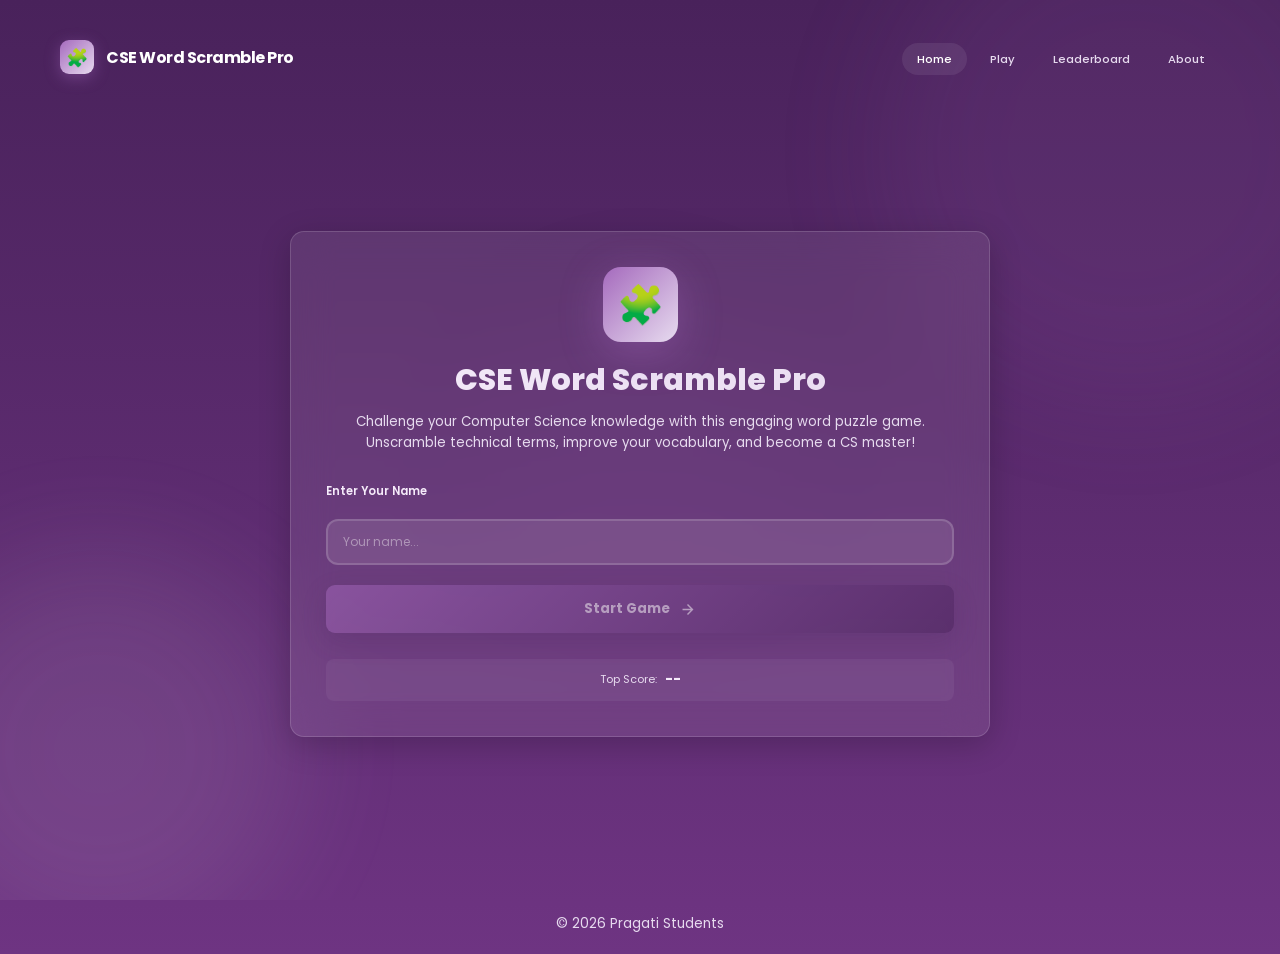
<file: word-puzzle-game/index.html>
<!DOCTYPE html>
<html lang="en">
<head>
    <meta charset="UTF-8">
    <meta name="viewport" content="width=device-width, initial-scale=1.0">
    <title>CSE Word Scramble Pro - Home</title>
    <link rel="stylesheet" href="style.css">
    <link rel="preconnect" href="https://fonts.googleapis.com">
    <link rel="preconnect" href="https://fonts.gstatic.com" crossorigin>
    <link href="https://fonts.googleapis.com/css2?family=Poppins:wght@300;400;500;600;700;800&display=swap" rel="stylesheet">
</head>
<body>
    <!-- Background Shapes -->
    <div class="bg-shapes">
        <div class="bg-shape bg-shape-1"></div>
        <div class="bg-shape bg-shape-2"></div>
        <div class="bg-shape bg-shape-3"></div>
    </div>

    <div class="container">
        <!-- Navigation -->
        <nav class="navbar">
            <a href="index.html" class="logo">
                <div class="logo-icon">🧩</div>
                <span class="logo-text">CSE Word Scramble Pro</span>
            </a>
            <ul class="nav-links">
                <li><a href="index.html" class="active">Home</a></li>
                <li><a href="play.html">Play</a></li>
                <li><a href="leaderboard.html">Leaderboard</a></li>
                <li><a href="about.html">About</a></li>
            </ul>
        </nav>

        <!-- Home Section -->
        <section class="home-section">
            <div class="glass-card home-card">
                <div class="home-logo">
                    <div class="game-icon-large">🧩</div>
                    <h1 class="home-title">CSE Word Scramble Pro</h1>
                    <p class="home-subtitle">
                        Challenge your Computer Science knowledge with this engaging word puzzle game. 
                        Unscramble technical terms, improve your vocabulary, and become a CS master!
                    </p>
                </div>

                <!-- Player Name Input -->
                <div class="form-group">
                    <label for="playerName">Enter Your Name</label>
                    <input type="text" id="playerName" class="custom-input" placeholder="Your name..." maxlength="20" autocomplete="off">
                </div>

                <!-- Start Button -->
                <div class="selection-section">
                    <button id="startBtn" class="start-button" disabled>
                        <span>Start Game</span>
                        <svg class="arrow-icon" viewBox="0 0 24 24" fill="none" stroke="currentColor" stroke-width="2">
                            <path d="M5 12h14M12 5l7 7-7 7"/>
                        </svg>
                    </button>
                </div>

                <!-- Best Score -->
                <div class="best-score-display">
                    <span class="best-label">Top Score:</span>
                    <span id="bestScore" class="best-value">--</span>
                </div>
            </div>
        </section>
    </div>

    <!-- Footer -->
    <footer class="footer">
        &copy; 2026 Pragati Students
    </footer>

    <script src="script.js"></script>
    <script>
        // Load best score on home page
        document.addEventListener('DOMContentLoaded', function() {
            const bestScore = localStorage.getItem('wordScrambleBestScore');
            if (bestScore) {
                document.getElementById('bestScore').textContent = bestScore;
            }
            
            const playerNameInput = document.getElementById('playerName');
            const startBtn = document.getElementById('startBtn');
            
            // Enable start button when name is entered
            playerNameInput.addEventListener('input', function() {
                const name = playerNameInput.value.trim();
                startBtn.disabled = name.length === 0;
            });
            
            // Redirect to play.html when Start button is clicked
            startBtn.addEventListener('click', function() {
                const playerName = playerNameInput.value.trim();
                if (playerName) {
                    localStorage.setItem('wordScramblePlayerName', playerName);
                }
                window.location.href = 'play.html';
            });
        });
    </script>
</body>
</html>
</file>
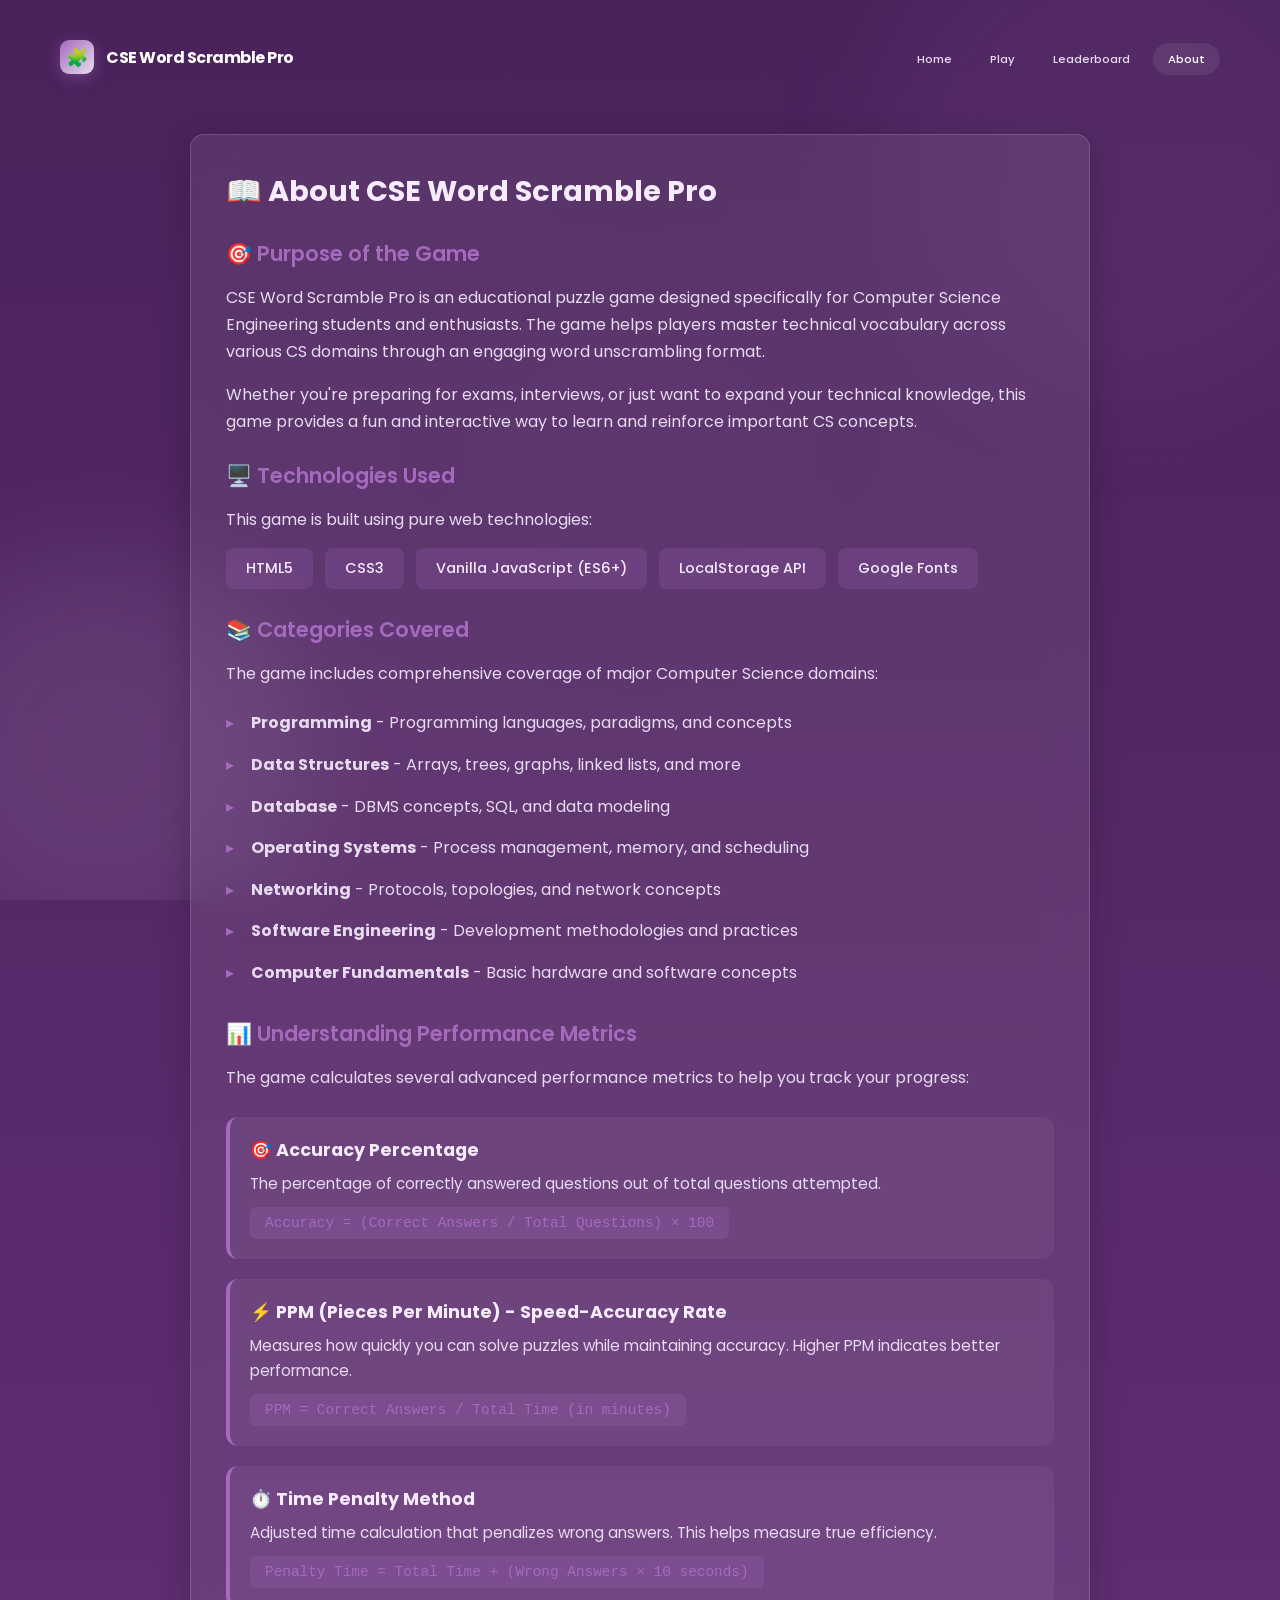
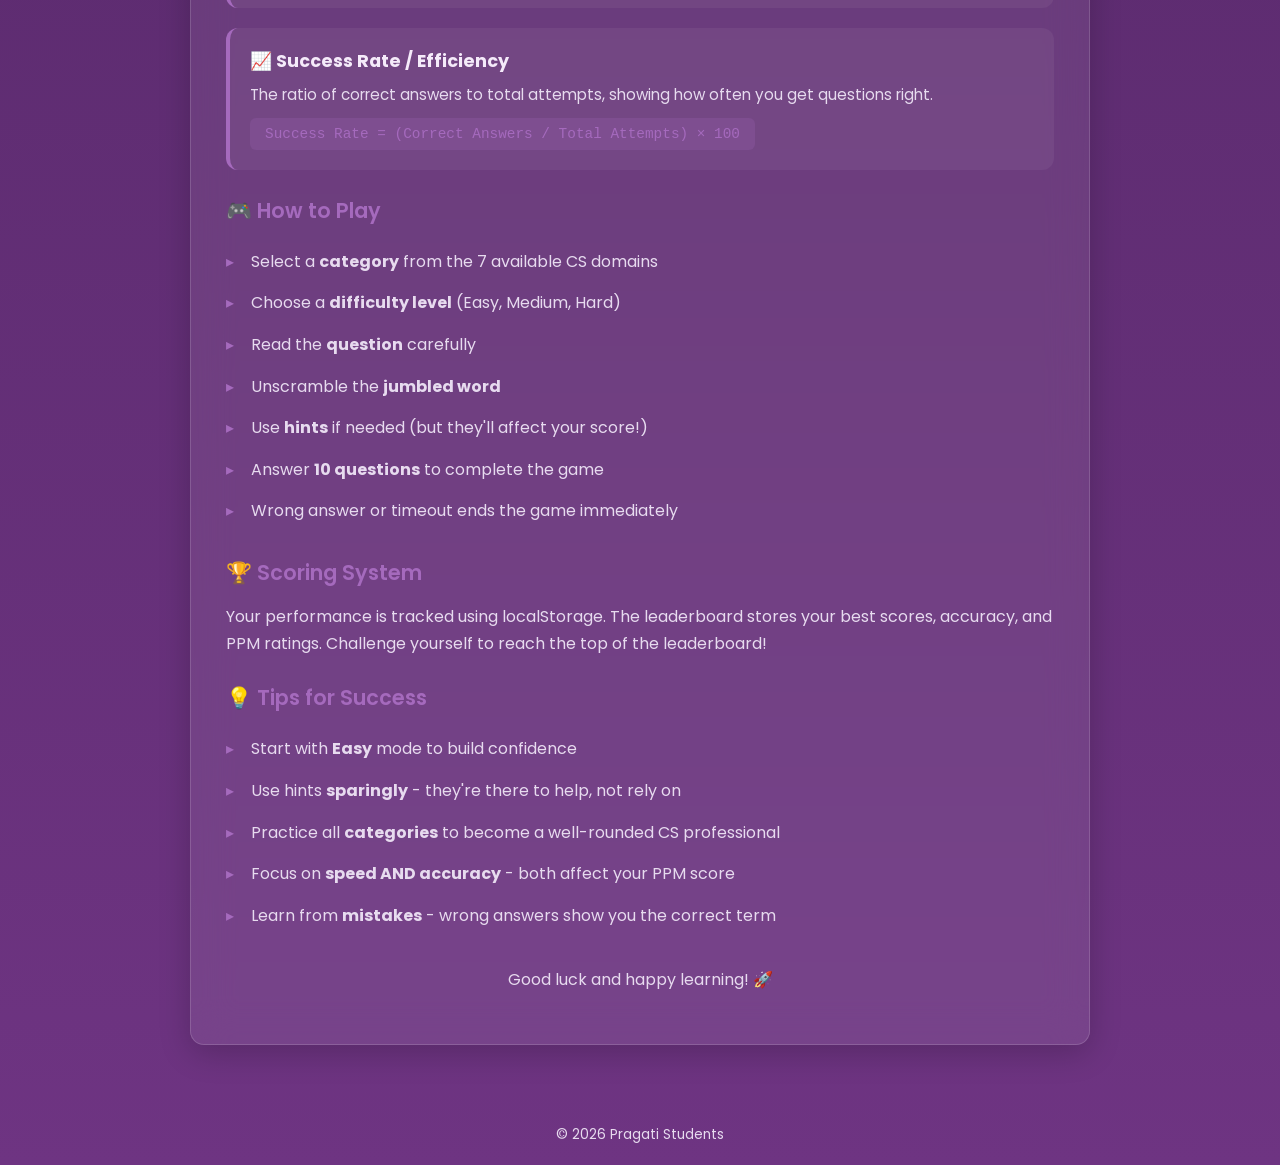
<file: word-puzzle-game/about.html>
<!DOCTYPE html>
<html lang="en">
<head>
    <meta charset="UTF-8">
    <meta name="viewport" content="width=device-width, initial-scale=1.0">
    <title>CSE Word Scramble Pro - About</title>
    <link rel="stylesheet" href="style.css">
    <link rel="preconnect" href="https://fonts.googleapis.com">
    <link rel="preconnect" href="https://fonts.gstatic.com" crossorigin>
    <link href="https://fonts.googleapis.com/css2?family=Poppins:wght@300;400;500;600;700;800&display=swap" rel="stylesheet">
</head>
<body>
    <!-- Background Shapes -->
    <div class="bg-shapes">
        <div class="bg-shape bg-shape-1"></div>
        <div class="bg-shape bg-shape-2"></div>
        <div class="bg-shape bg-shape-3"></div>
    </div>

    <div class="container">
        <!-- Navigation -->
        <nav class="navbar">
            <a href="index.html" class="logo">
                <div class="logo-icon">🧩</div>
                <span class="logo-text">CSE Word Scramble Pro</span>
            </a>
            <ul class="nav-links">
                <li><a href="index.html">Home</a></li>
                <li><a href="play.html">Play</a></li>
                <li><a href="leaderboard.html">Leaderboard</a></li>
                <li><a href="about.html" class="active">About</a></li>
            </ul>
        </nav>

        <!-- About Section -->
        <section class="about-section">
            <div class="glass-card about-card">
                <h2>📖 About CSE Word Scramble Pro</h2>
                
                <h3>🎯 Purpose of the Game</h3>
                <p>
                    CSE Word Scramble Pro is an educational puzzle game designed specifically for 
                    Computer Science Engineering students and enthusiasts. The game helps players 
                    master technical vocabulary across various CS domains through an engaging 
                    word unscrambling format.
                </p>
                <p>
                    Whether you're preparing for exams, interviews, or just want to expand your 
                    technical knowledge, this game provides a fun and interactive way to learn 
                    and reinforce important CS concepts.
                </p>

                <h3>🖥️ Technologies Used</h3>
                <p>This game is built using pure web technologies:</p>
                <div class="tech-stack">
                    <span class="tech-tag">HTML5</span>
                    <span class="tech-tag">CSS3</span>
                    <span class="tech-tag">Vanilla JavaScript (ES6+)</span>
                    <span class="tech-tag">LocalStorage API</span>
                    <span class="tech-tag">Google Fonts</span>
                </div>

                <h3>📚 Categories Covered</h3>
                <p>The game includes comprehensive coverage of major Computer Science domains:</p>
                <ul>
                    <li><strong>Programming</strong> - Programming languages, paradigms, and concepts</li>
                    <li><strong>Data Structures</strong> - Arrays, trees, graphs, linked lists, and more</li>
                    <li><strong>Database</strong> - DBMS concepts, SQL, and data modeling</li>
                    <li><strong>Operating Systems</strong> - Process management, memory, and scheduling</li>
                    <li><strong>Networking</strong> - Protocols, topologies, and network concepts</li>
                    <li><strong>Software Engineering</strong> - Development methodologies and practices</li>
                    <li><strong>Computer Fundamentals</strong> - Basic hardware and software concepts</li>
                </ul>

                <h3>📊 Understanding Performance Metrics</h3>
                <p>The game calculates several advanced performance metrics to help you track your progress:</p>
                
                <div class="metrics-explanation">
                    <div class="metric-item">
                        <h4>🎯 Accuracy Percentage</h4>
                        <p>The percentage of correctly answered questions out of total questions attempted.</p>
                        <span class="formula">Accuracy = (Correct Answers / Total Questions) × 100</span>
                    </div>

                    <div class="metric-item">
                        <h4>⚡ PPM (Pieces Per Minute) - Speed-Accuracy Rate</h4>
                        <p>Measures how quickly you can solve puzzles while maintaining accuracy. Higher PPM indicates better performance.</p>
                        <span class="formula">PPM = Correct Answers / Total Time (in minutes)</span>
                    </div>

                    <div class="metric-item">
                        <h4>⏱️ Time Penalty Method</h4>
                        <p>Adjusted time calculation that penalizes wrong answers. This helps measure true efficiency.</p>
                        <span class="formula">Penalty Time = Total Time + (Wrong Answers × 10 seconds)</span>
                    </div>

                    <div class="metric-item">
                        <h4>📈 Success Rate / Efficiency</h4>
                        <p>The ratio of correct answers to total attempts, showing how often you get questions right.</p>
                        <span class="formula">Success Rate = (Correct Answers / Total Attempts) × 100</span>
                    </div>
                </div>

                <h3>🎮 How to Play</h3>
                <ul>
                    <li>Select a <strong>category</strong> from the 7 available CS domains</li>
                    <li>Choose a <strong>difficulty level</strong> (Easy, Medium, Hard)</li>
                    <li>Read the <strong>question</strong> carefully</li>
                    <li>Unscramble the <strong>jumbled word</strong></li>
                    <li>Use <strong>hints</strong> if needed (but they'll affect your score!)</li>
                    <li>Answer <strong>10 questions</strong> to complete the game</li>
                    <li>Wrong answer or timeout ends the game immediately</li>
                </ul>

                <h3>🏆 Scoring System</h3>
                <p>
                    Your performance is tracked using localStorage. The leaderboard stores your best 
                    scores, accuracy, and PPM ratings. Challenge yourself to reach the top of the 
                    leaderboard!
                </p>

                <h3>💡 Tips for Success</h3>
                <ul>
                    <li>Start with <strong>Easy</strong> mode to build confidence</li>
                    <li>Use hints <strong>sparingly</strong> - they're there to help, not rely on</li>
                    <li>Practice all <strong>categories</strong> to become a well-rounded CS professional</li>
                    <li>Focus on <strong>speed AND accuracy</strong> - both affect your PPM score</li>
                    <li>Learn from <strong>mistakes</strong> - wrong answers show you the correct term</li>
                </ul>

                <p style="margin-top: 30px; text-align: center; color: var(--light-purple);">
                    Good luck and happy learning! 🚀
                </p>
            </div>
        </section>
    </div>

    <!-- Footer -->
    <footer class="footer">
        &copy; 2026 Pragati Students
    </footer>

    <script src="script.js"></script>
</body>
</html>
</file>
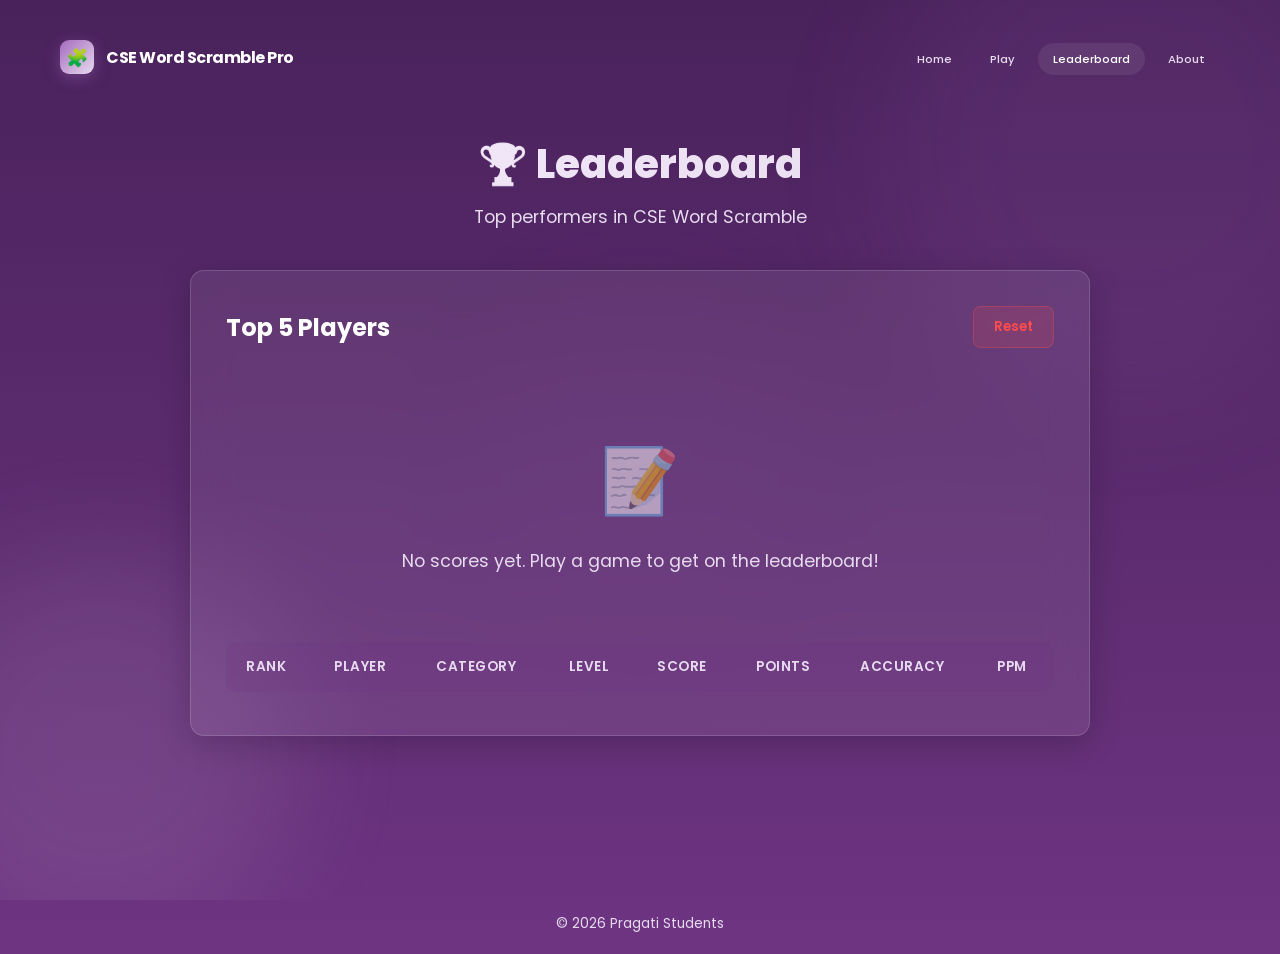
<file: word-puzzle-game/leaderboard.html>
<!DOCTYPE html>
<html lang="en">
<head>
    <meta charset="UTF-8">
    <meta name="viewport" content="width=device-width, initial-scale=1.0">
    <title>CSE Word Scramble Pro - Leaderboard</title>
    <link rel="stylesheet" href="style.css">
    <link rel="preconnect" href="https://fonts.googleapis.com">
    <link rel="preconnect" href="https://fonts.gstatic.com" crossorigin>
    <link href="https://fonts.googleapis.com/css2?family=Poppins:wght@300;400;500;600;700;800&display=swap" rel="stylesheet">
</head>
<body>
    <!-- Background Shapes -->
    <div class="bg-shapes">
        <div class="bg-shape bg-shape-1"></div>
        <div class="bg-shape bg-shape-2"></div>
        <div class="bg-shape bg-shape-3"></div>
    </div>

    <div class="container">
        <!-- Navigation -->
        <nav class="navbar">
            <a href="index.html" class="logo">
                <div class="logo-icon">🧩</div>
                <span class="logo-text">CSE Word Scramble Pro</span>
            </a>
            <ul class="nav-links">
                <li><a href="index.html">Home</a></li>
                <li><a href="play.html">Play</a></li>
                <li><a href="leaderboard.html" class="active">Leaderboard</a></li>
                <li><a href="about.html">About</a></li>
            </ul>
        </nav>

        <!-- Leaderboard Section -->
        <section class="leaderboard-section">
            <div class="page-header">
                <h1>🏆 Leaderboard</h1>
                <p>Top performers in CSE Word Scramble</p>
            </div>

            <div class="glass-card leaderboard-card">
                <div class="leaderboard-header">
                    <h2>Top 5 Players</h2>
                    <button id="resetLeaderboardBtn" class="reset-button">Reset</button>
                </div>

                <!-- Empty State -->
                <div id="leaderboardEmpty" class="empty-state" style="display: none;">
                    <div class="empty-state-icon">📝</div>
                    <p>No scores yet. Play a game to get on the leaderboard!</p>
                </div>

                <!-- Leaderboard Table -->
                <table class="leaderboard-table">
                    <thead>
                        <tr>
                            <th>Rank</th>
                            <th>Player</th>
                            <th>Category</th>
                            <th>Level</th>
                            <th>Score</th>
                            <th>Points</th>
                            <th>Accuracy</th>
                            <th>PPM</th>
                        </tr>
                    </thead>
                    <tbody id="leaderboardBody">
                        <!-- Leaderboard entries will be populated by JavaScript -->
                    </tbody>
                </table>
            </div>
        </section>
    </div>

    <!-- Footer -->
    <footer class="footer">
        &copy; 2026 Pragati Students
    </footer>

    <script src="script.js"></script>
    <script>
        // Load leaderboard when page loads
        document.addEventListener('DOMContentLoaded', function() {
            loadLeaderboard();
        });
    </script>
</body>
</html>
</file>
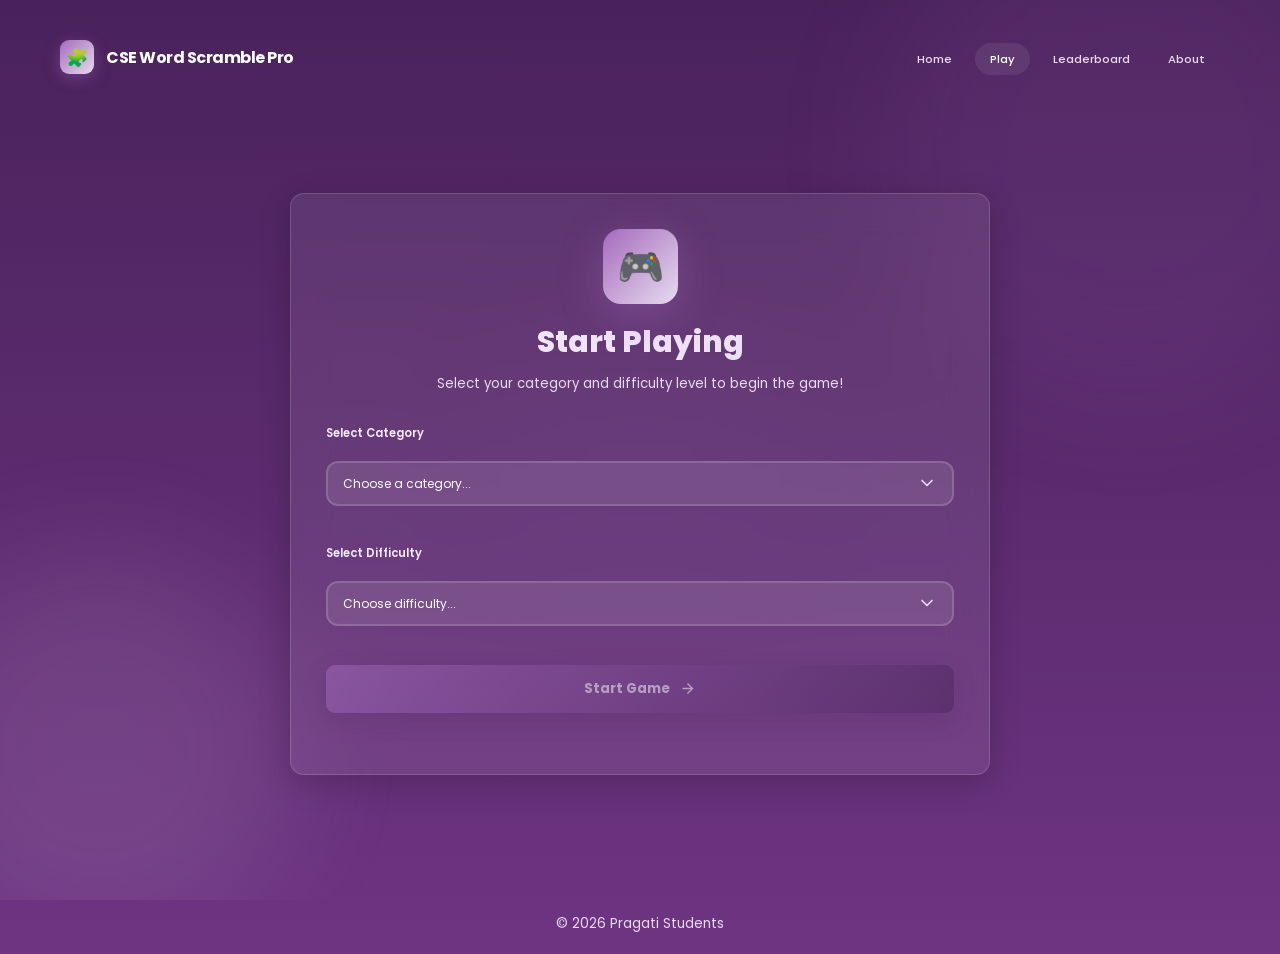
<file: word-puzzle-game/play.html>
<!DOCTYPE html>
<html lang="en">
<head>
    <meta charset="UTF-8">
    <meta name="viewport" content="width=device-width, initial-scale=1.0">
    <title>CSE Word Scramble Pro - Play</title>
    <link rel="stylesheet" href="style.css">
    <link rel="preconnect" href="https://fonts.googleapis.com">
    <link rel="preconnect" href="https://fonts.gstatic.com" crossorigin>
    <link href="https://fonts.googleapis.com/css2?family=Poppins:wght@300;400;500;600;700;800&display=swap" rel="stylesheet">
</head>
<body>
    <!-- Background Shapes -->
    <div class="bg-shapes">
        <div class="bg-shape bg-shape-1"></div>
        <div class="bg-shape bg-shape-2"></div>
        <div class="bg-shape bg-shape-3"></div>
    </div>

    <div class="container">
        <!-- Navigation -->
        <nav class="navbar">
            <a href="index.html" class="logo">
                <div class="logo-icon">🧩</div>
                <span class="logo-text">CSE Word Scramble Pro</span>
            </a>
            <ul class="nav-links">
                <li><a href="index.html">Home</a></li>
                <li><a href="play.html" class="active">Play</a></li>
                <li><a href="leaderboard.html">Leaderboard</a></li>
                <li><a href="about.html">About</a></li>
            </ul>
        </nav>

        <!-- Selection Area (shown initially) -->
        <section class="home-section" id="selectionArea">
            <div class="glass-card home-card">
                <div class="home-logo">
                    <div class="game-icon-large">🎮</div>
                    <h1 class="home-title">Start Playing</h1>
                    <p class="home-subtitle">
                        Select your category and difficulty level to begin the game!
                    </p>
                </div>

                <div class="selection-section">
                    <div class="form-group">
                        <label for="category">Select Category</label>
                        <select id="category" class="custom-select">
                            <option value="">Choose a category...</option>
                            <option value="programming">Programming</option>
                            <option value="datastructures">Data Structures</option>
                            <option value="database">Database</option>
                            <option value="operatingsystems">Operating Systems</option>
                            <option value="networking">Networking</option>
                            <option value="softwareengineering">Software Engineering</option>
                            <option value="computerfundamentals">Computer Fundamentals</option>
                        </select>
                    </div>

                    <div class="form-group">
                        <label for="level">Select Difficulty</label>
                        <select id="level" class="custom-select">
                            <option value="">Choose difficulty...</option>
                            <option value="easy">Easy (40 seconds)</option>
                            <option value="medium">Medium (30 seconds)</option>
                            <option value="hard">Hard (20 seconds)</option>
                        </select>
                    </div>

                    <button id="startBtn" class="start-button" disabled>
                        <span>Start Game</span>
                        <svg class="arrow-icon" viewBox="0 0 24 24" fill="none" stroke="currentColor" stroke-width="2">
                            <path d="M5 12h14M12 5l7 7-7 7"/>
                        </svg>
                    </button>
                </div>
            </div>
        </section>

        <!-- Game Area -->
        <section class="game-container" id="gameArea" style="display: none;">
            <div class="glass-card">
                <!-- Game Header -->
                <div class="game-header">
                    <div class="game-info">
                        <span id="categoryDisplay" class="category-tag">Programming</span>
                        <span id="levelDisplay" class="difficulty-tag easy">Easy</span>
                    </div>
                    <div class="score-display">
                        <span class="score-label">Score:</span>
                        <span id="currentScore" class="score-value">0</span>
                    </div>
                    <button id="quitBtn" class="quit-button">Quit</button>
                </div>

                <!-- Progress -->
                <div class="game-progress">
                    <div class="progress-text">
                        <span>Question</span>
                        <span id="questionNumber">1</span>
                        <span>/</span>
                        <span id="totalQuestions">10</span>
                    </div>
                    <div class="progress-bar">
                        <div id="progressFill" class="progress-fill"></div>
                    </div>
                </div>

                <!-- Timer -->
                <div class="timer-section">
                    <div class="timer-ring">
                        <svg viewBox="0 0 100 100">
                            <circle class="timer-bg" cx="50" cy="50" r="45"/>
                            <circle id="timerCircle" class="timer-progress" cx="50" cy="50" r="45"/>
                        </svg>
                        <div class="timer-text">
                            <span id="timer">40</span>
                            <span class="timer-label">seconds</span>
                        </div>
                    </div>
                </div>

                <!-- Question Display -->
                <div class="question-section">
                    <p class="question-label">Question:</p>
                    <p id="questionText" class="question-text">
                        A step-by-step procedure used to solve computational problems.
                    </p>
                </div>

                <!-- Scrambled Word -->
                <div class="word-display">
                    <p class="scrambled-label">Unscramble this word:</p>
                    <h2 id="scrambledWord" class="scrambled-word">A L G O R I T H M</h2>
                </div>

                <!-- Hint Section -->
                <div class="hint-section">
                    <button id="hintBtn" class="hint-button">
                        <span>💡</span>
                        <span>Use Hint</span>
                    </button>
                    <p id="hintText" class="hint-text" style="display: none;"></p>
                </div>

                <!-- Answer Section -->
                <div class="answer-section">
                    <input type="text" id="answerInput" class="answer-input" placeholder="Type your answer..." autocomplete="off">
                    <button id="submitBtn" class="submit-button">Submit</button>
                </div>
                <div class="answer-section" style="margin-top: 10px;">
                    <button id="skipBtn" class="submit-button" style="background: rgba(255,255,255,0.1);">Skip Question</button>
                </div>

                <!-- Feedback -->
                <p id="feedback" class="feedback-message"></p>
                <p id="correctAnswer" class="feedback-message" style="color: var(--success);"></p>
            </div>
        </section>

        <!-- Result Area -->
        <section class="result-section" id="resultArea" style="display: none;">
            <div class="glass-card result-card">
                <div class="result-header">
                    <h2>Game Complete!</h2>
                    <div id="performanceBadge" class="performance-badge excellent">
                        🏆 Excellent!
                    </div>
                </div>

                <!-- Final Score Display -->
                <div class="final-score-display">
                    <span class="final-score-label">Your Score</span>
                    <span class="final-score-value" id="finalScoreValue">0</span>
                </div>

                <!-- Stats Grid -->
                <div class="stats-grid">
                    <div class="stat-card">
                        <span class="stat-icon">✅</span>
                        <span class="stat-value" id="correctCount">0</span>
                        <span class="stat-label">Correct</span>
                    </div>
                    <div class="stat-card">
                        <span class="stat-icon">❌</span>
                        <span class="stat-value" id="wrongCount">0</span>
                        <span class="stat-label">Wrong</span>
                    </div>
                    <div class="stat-card">
                        <span class="stat-icon">⏱️</span>
                        <span class="stat-value" id="totalTimeTaken">0s</span>
                        <span class="stat-label">Total Time</span>
                    </div>
                    <div class="stat-card">
                        <span class="stat-icon">📊</span>
                        <span class="stat-value" id="accuracyPercent">0%</span>
                        <span class="stat-label">Accuracy</span>
                    </div>
                </div>

                <!-- Performance Metrics Table -->
                <div class="metrics-section">
                    <h3>📈 Performance Metrics</h3>
                    <table class="metrics-table">
                        <thead>
                            <tr>
                                <th>Metric</th>
                                <th>Value</th>
                                <th>Description</th>
                            </tr>
                        </thead>
                        <tbody>
                            <tr>
                                <td>PPM (Speed-Accuracy)</td>
                                <td class="metric-value" id="ppmValue">0</td>
                                <td>Correct Answers per Minute</td>
                            </tr>
                            <tr>
                                <td>Time Penalty</td>
                                <td class="metric-value" id="penaltyTimeValue">0s</td>
                                <td>Total Time + (Wrong × 10s)</td>
                            </tr>
                            <tr>
                                <td>Success Rate</td>
                                <td class="metric-value" id="successRateValue">0%</td>
                                <td>(Correct / Total Attempts) × 100</td>
                            </tr>
                            <tr>
                                <td>Avg Time per Question</td>
                                <td class="metric-value" id="avgTimePerQuestion">0s</td>
                                <td>Average time for each answer</td>
                            </tr>
                        </tbody>
                    </table>
                </div>

                <!-- Action Buttons -->
                <div class="action-buttons">
                    <button id="playAgainBtn" class="play-again-button">
                        <span>Play Again</span>
                        <svg class="refresh-icon" viewBox="0 0 24 24" fill="none" stroke="currentColor" stroke-width="2">
                            <path d="M1 4v6h6M23 20v-6h-6"/>
                            <path d="M20.49 9A9 9 0 0 0 5.64 5.64L1 10m22 4l-4.64 4.36A9 9 0 0 1 3.51 15"/>
                        </svg>
                    </button>
                    <button id="homeBtn" class="home-button">
                        <span>Home</span>
                    </button>
                </div>
            </div>
        </section>
    </div>

    <!-- Footer -->
    <footer class="footer">
        &copy; 2026 Pragati Students
    </footer>

    <!-- Confetti Container -->
    <div id="confettiContainer" class="confetti-container"></div>

    <script src="script.js"></script>
</body>
</html>
</file>
<file: word-puzzle-game/style.css>
/* ============================================
   CSE WORD SCRAMBLE PRO - Purple Theme
   ============================================ */

:root {
    --dark-purple: #49225B;
    --medium-purple: #6E3482;
    --soft-purple: #A56ABD;
    --light-purple: #E7DBEF;
    --very-light: #F5EBFA;
    --gradient-bg: linear-gradient(to bottom, #49225B, #6E3482);
    --text-light: #ffffff;
    --text-dark: #49225B;
    --success: #4CAF50;
    --error: #FF4C4C;
    --warning: #FFA500;
    
    --glass-bg: rgba(255, 255, 255, 0.08);
    --glass-border: rgba(255, 255, 255, 0.15);
    --glass-shadow: 0 8px 32px rgba(0, 0, 0, 0.2);
    
    --radius: 14px;
    --transition: all 0.3s ease;
}

/* Reset & Base Styles */
* {
    margin: 0;
    padding: 0;
    box-sizing: border-box;
}

html {
    scroll-behavior: smooth;
}

body {
    font-family: 'Poppins', 'Montserrat', sans-serif;
    background: var(--gradient-bg);
    min-height: 100vh;
    color: var(--text-light);
    overflow-x: hidden;
}

/* Background Shapes */
.bg-shapes {
    position: fixed;
    top: 0;
    left: 0;
    width: 100%;
    height: 100%;
    pointer-events: none;
    z-index: 0;
    overflow: hidden;
}

.bg-shape {
    position: absolute;
    border-radius: 50%;
    opacity: 0.1;
    filter: blur(60px);
}

.bg-shape-1 {
    width: 500px;
    height: 500px;
    background: var(--soft-purple);
    top: -100px;
    right: -100px;
    animation: float 20s ease-in-out infinite;
}

.bg-shape-2 {
    width: 400px;
    height: 400px;
    background: var(--light-purple);
    bottom: -50px;
    left: -100px;
    animation: float 25s ease-in-out infinite reverse;
}

.bg-shape-3 {
    width: 300px;
    height: 300px;
    background: var(--medium-purple);
    top: 50%;
    left: 50%;
    transform: translate(-50%, -50%);
    animation: pulse 15s ease-in-out infinite;
}

@keyframes float {
    0%, 100% { transform: translate(0, 0) rotate(0deg); }
    50% { transform: translate(30px, 30px) rotate(10deg); }
}

@keyframes pulse {
    0%, 100% { transform: translate(-50%, -50%) scale(1); opacity: 0.08; }
    50% { transform: translate(-50%, -50%) scale(1.2); opacity: 0.12; }
}

/* Container */
.container {
    max-width: 1200px;
    margin: 0 auto;
    padding: 20px;
    position: relative;
    z-index: 1;
}

/* Navigation */
.navbar {
    display: flex;
    justify-content: space-between;
    align-items: center;
    padding: 20px 0;
    margin-bottom: 40px;
}

.logo {
    display: flex;
    align-items: center;
    gap: 12px;
    text-decoration: none;
    color: var(--text-light);
}

.logo-icon {
    width: 34px;
    height: 34px;
    background: linear-gradient(135deg, var(--soft-purple), var(--light-purple));
    border-radius: 9px;
    display: flex;
    align-items: center;
    justify-content: center;
    font-size: 18px;
    box-shadow: 0 4px 15px rgba(165, 106, 189, 0.4);
}

.logo-text {
    font-size: 1rem;
    font-weight: 700;
    letter-spacing: -0.5px;
}

.nav-links {
    display: flex;
    gap: 8px;
    list-style: none;
}

.nav-links a {
    text-decoration: none;
    color: var(--light-purple);
    padding: 8px 15px;
    border-radius: 19px;
    font-weight: 500;
    font-size: 0.71rem;
    transition: var(--transition);
}

.nav-links a:hover,
.nav-links a.active {
    background: var(--glass-bg);
    color: var(--text-light);
    backdrop-filter: blur(10px);
}

/* Glass Card */
.glass-card {
    background: var(--glass-bg);
    backdrop-filter: blur(20px);
    -webkit-backdrop-filter: blur(20px);
    border: 1px solid var(--glass-border);
    border-radius: var(--radius);
    box-shadow: var(--glass-shadow);
    padding: 35px;
}

/* Home Page Styles */
.home-section {
    display: flex;
    flex-direction: column;
    align-items: center;
    justify-content: center;
    min-height: calc(100vh - 200px);
    text-align: center;
}

.home-card {
    max-width: 700px;
    width: 100%;
}

.home-logo {
    margin-bottom: 30px;
}

.game-icon-large {
    width: 75px;
    height: 75px;
    background: linear-gradient(135deg, var(--soft-purple), var(--light-purple));
    border-radius: 18px;
    display: inline-flex;
    align-items: center;
    justify-content: center;
    font-size: 38px;
    margin-bottom: 15px;
    box-shadow: 0 10px 40px rgba(165, 106, 189, 0.4);
    animation: iconPulse 3s ease-in-out infinite;
}

@keyframes iconPulse {
    0%, 100% { transform: scale(1); }
    50% { transform: scale(1.05); }
}

.home-title {
    font-size: 1.88rem;
    font-weight: 800;
    margin-bottom: 8px;
    background: linear-gradient(135deg, var(--very-light), var(--light-purple));
    -webkit-background-clip: text;
    -webkit-text-fill-color: transparent;
    background-clip: text;
}

.home-subtitle {
    color: var(--light-purple);
    font-size: 0.83rem;
    margin-bottom: 30px;
    line-height: 1.6;
}

/* Selection Section */
.selection-section {
    display: grid;
    gap: 19px;
    margin-bottom: 26px;
    margin-top: 20px;
}

.form-group {
    margin-bottom: 20px;
}

.form-group label {
    display: block;
    text-align: left;
    font-weight: 600;
    margin-bottom: 19px;
    color: var(--very-light);
    font-size: 0.71rem;
}

/* Custom Select */
.custom-select {
    width: 100%;
    padding: 12px 15px;
    font-size: 0.75rem;
    font-family: inherit;
    background: rgba(255, 255, 255, 0.1);
    border: 2px solid var(--glass-border);
    border-radius: 12px;
    color: var(--text-light);
    cursor: pointer;
    transition: var(--transition);
    appearance: none;
    background-image: url("data:image/svg+xml,%3Csvg xmlns='http://www.w3.org/2000/svg' width='24' height='24' viewBox='0 0 24 24' fill='none' stroke='%23E7DBEF' stroke-width='2' stroke-linecap='round' stroke-linejoin='round'%3E%3Cpolyline points='6 9 12 15 18 9'%3E%3C/polyline%3E%3C/svg%3E");
    background-repeat: no-repeat;
    background-position: right 15px center;
    background-size: 20px;
}

.custom-select:focus {
    outline: none;
    border-color: var(--soft-purple);
    box-shadow: 0 0 0 4px rgba(165, 106, 189, 0.2);
}

.custom-select option {
    background: var(--dark-purple);
    color: var(--text-light);
    padding: 10px;
}

/* Custom Input */
.custom-input {
    width: 100%;
    padding: 12px 15px;
    font-size: 0.75rem;
    font-family: inherit;
    background: rgba(255, 255, 255, 0.1);
    border: 2px solid var(--glass-border);
    border-radius: 12px;
    color: var(--text-light);
    transition: var(--transition);
}

.custom-input:focus {
    outline: none;
    border-color: var(--soft-purple);
    box-shadow: 0 0 0 4px rgba(165, 106, 189, 0.2);
}

.custom-input::placeholder {
    color: rgba(255, 255, 255, 0.4);
}

/* Start Button */
.start-button {
    width: 100%;
    padding: 14px 30px;
    font-size: 0.83rem;
    font-weight: 700;
    font-family: inherit;
    background: linear-gradient(135deg, var(--soft-purple), var(--dark-purple));
    color: var(--text-light);
    border: none;
    border-radius: 9px;
    cursor: pointer;
    transition: var(--transition);
    display: flex;
    align-items: center;
    justify-content: center;
    gap: 9px;
    box-shadow: 0 8px 25px rgba(73, 34, 91, 0.4);
}

.start-button:hover:not(:disabled) {
    transform: translateY(-3px);
    box-shadow: 0 12px 35px rgba(73, 34, 91, 0.5);
}

.start-button:disabled {
    opacity: 0.5;
    cursor: not-allowed;
}

.arrow-icon {
    width: 17px;
    height: 17px;
    transition: var(--transition);
}

.start-button:hover:not(:disabled) .arrow-icon {
    transform: translateX(5px);
}

/* Best Score Display */
.best-score-display {
    margin-top: 19px;
    padding: 11px;
    background: rgba(255, 255, 255, 0.05);
    border-radius: 8px;
    display: flex;
    justify-content: center;
    align-items: center;
    gap: 8px;
}

.best-label {
    color: var(--light-purple);
    font-size: 0.68rem;
}

.best-value {
    font-weight: 700;
    color: var(--very-light);
    font-size: 0.83rem;
}

/* ============================================
   GAME PAGE STYLES
   ============================================ */

.game-container {
    max-width: 800px;
    margin: 0 auto;
}

/* Game Header */
.game-header {
    display: flex;
    justify-content: space-between;
    align-items: center;
    margin-bottom: 19px;
    gap: 15px;
    flex-wrap: wrap;
}

.game-info {
    display: flex;
    gap: 9px;
}

.category-tag,
.difficulty-tag {
    padding: 6px 14px;
    background: var(--glass-bg);
    border-radius: 15px;
    font-size: 0.64rem;
    font-weight: 500;
    backdrop-filter: blur(10px);
}

.difficulty-tag.easy { background: rgba(76, 175, 80, 0.3); }
.difficulty-tag.medium { background: rgba(255, 165, 0, 0.3); }
.difficulty-tag.hard { background: rgba(255, 76, 76, 0.3); }

.quit-button {
    padding: 10px 24px;
    background: rgba(255, 76, 76, 0.2);
    border: 1px solid rgba(255, 76, 76, 0.3);
    color: var(--error);
    border-radius: 8px;
    font-family: inherit;
    font-weight: 600;
    cursor: pointer;
    transition: var(--transition);
}

.quit-button:hover {
    background: rgba(255, 76, 76, 0.3);
}

/* Score Display */
.score-display {
    display: flex;
    align-items: center;
    gap: 8px;
    padding: 8px 18px;
    background: linear-gradient(135deg, rgba(165, 106, 189, 0.3), rgba(110, 52, 130, 0.3));
    border-radius: 20px;
    border: 1px solid rgba(165, 106, 189, 0.4);
}

.score-label {
    color: var(--light-purple);
    font-size: 0.9rem;
    font-weight: 500;
}

.score-value {
    color: var(--success);
    font-size: 1.2rem;
    font-weight: 800;
}

/* Final Score Display */
.final-score-display {
    display: flex;
    flex-direction: column;
    align-items: center;
    justify-content: center;
    padding: 30px;
    margin-bottom: 30px;
    background: linear-gradient(135deg, rgba(165, 106, 189, 0.2), rgba(110, 52, 130, 0.2));
    border-radius: 16px;
    border: 2px solid rgba(165, 106, 189, 0.4);
}

.final-score-label {
    font-size: 1.1rem;
    color: var(--light-purple);
    margin-bottom: 8px;
    text-transform: uppercase;
    letter-spacing: 1px;
}

.final-score-value {
    font-size: 4rem;
    font-weight: 800;
    color: var(--success);
    text-shadow: 0 0 30px rgba(165, 106, 189, 0.5);
}

/* Progress Section */
.game-progress {
    margin-bottom: 25px;
}

.progress-text {
    display: flex;
    justify-content: space-between;
    margin-bottom: 10px;
    font-size: 0.9rem;
    color: var(--light-purple);
}

.progress-text span:nth-child(2) {
    color: var(--very-light);
    font-weight: 700;
    font-size: 1.1rem;
}

.progress-bar {
    height: 8px;
    background: rgba(255, 255, 255, 0.1);
    border-radius: 4px;
    overflow: hidden;
}

.progress-fill {
    height: 100%;
    background: linear-gradient(90deg, var(--soft-purple), var(--light-purple));
    border-radius: 4px;
    transition: width 0.5s ease;
    width: 0%;
}

/* Timer Section */
.timer-section {
    display: flex;
    justify-content: center;
    margin-bottom: 30px;
}

.timer-ring {
    position: relative;
    width: 140px;
    height: 140px;
}

.timer-ring svg {
    transform: rotate(-90deg);
    width: 100%;
    height: 100%;
}

.timer-bg {
    fill: none;
    stroke: rgba(255, 255, 255, 0.1);
    stroke-width: 8;
}

.timer-progress {
    fill: none;
    stroke: var(--soft-purple);
    stroke-width: 8;
    stroke-linecap: round;
    stroke-dasharray: 283;
    stroke-dashoffset: 0;
    transition: stroke-dashoffset 1s linear, stroke 0.3s ease;
}

.timer-progress.warning {
    stroke: var(--warning);
}

.timer-progress.danger {
    stroke: var(--error);
    animation: timerPulse 0.5s ease-in-out infinite;
}

@keyframes timerPulse {
    0%, 100% { opacity: 1; }
    50% { opacity: 0.6; }
}

.timer-text {
    position: absolute;
    top: 50%;
    left: 50%;
    transform: translate(-50%, -50%);
    text-align: center;
}

.timer-text span:first-child {
    display: block;
    font-size: 2.5rem;
    font-weight: 800;
    line-height: 1;
}

.timer-label {
    font-size: 0.75rem;
    color: var(--light-purple);
}

/* Game Card */
.game-card {
    padding: 35px;
}

.word-display {
    text-align: center;
    margin-bottom: 25px;
}

.scrambled-label {
    color: var(--light-purple);
    font-size: 0.9rem;
    margin-bottom: 10px;
}

.scrambled-word {
    font-size: 3rem;
    font-weight: 800;
    letter-spacing: 8px;
    color: var(--very-light);
    text-shadow: 0 0 30px rgba(231, 219, 239, 0.3);
    animation: fadeIn 0.5s ease;
}

@keyframes fadeIn {
    from { opacity: 0; transform: translateY(10px); }
    to { opacity: 1; transform: translateY(0); }
}

/* Question Display */
.question-section {
    text-align: center;
    margin-bottom: 20px;
    padding: 20px;
    background: rgba(255, 255, 255, 0.05);
    border-radius: 12px;
}

.question-label {
    color: var(--light-purple);
    font-size: 0.85rem;
    margin-bottom: 8px;
}

.question-text {
    color: var(--very-light);
    font-size: 1.1rem;
    line-height: 1.5;
}

/* Hint Section */
.hint-section {
    text-align: center;
    margin-bottom: 25px;
}

.hint-button {
    padding: 12px 25px;
    background: rgba(255, 165, 0, 0.15);
    border: 1px solid rgba(255, 165, 0, 0.3);
    color: var(--warning);
    border-radius: 8px;
    font-family: inherit;
    font-weight: 600;
    cursor: pointer;
    transition: var(--transition);
    display: inline-flex;
    align-items: center;
    gap: 8px;
}

.hint-button:hover:not(:disabled) {
    background: rgba(255, 165, 0, 0.25);
    transform: translateY(-2px);
}

.hint-button:disabled {
    opacity: 0.5;
    cursor: not-allowed;
}

.hint-text {
    margin-top: 15px;
    padding: 12px 20px;
    background: rgba(255, 165, 0, 0.1);
    border-radius: 8px;
    color: var(--warning);
    font-size: 0.95rem;
    animation: fadeIn 0.3s ease;
}

.hint-text.hidden {
    display: none;
}

/* Answer Section */
.answer-section {
    display: flex;
    gap: 12px;
    margin-bottom: 20px;
}

.answer-input {
    flex: 1;
    padding: 16px 20px;
    font-size: 1.1rem;
    font-family: inherit;
    background: rgba(255, 255, 255, 0.1);
    border: 2px solid var(--glass-border);
    border-radius: 12px;
    color: var(--text-light);
    transition: var(--transition);
}

.answer-input:focus {
    outline: none;
    border-color: var(--soft-purple);
    box-shadow: 0 0 0 4px rgba(165, 106, 189, 0.2);
}

.answer-input::placeholder {
    color: rgba(255, 255, 255, 0.4);
}

.answer-input.correct {
    border-color: var(--success);
    box-shadow: 0 0 20px rgba(165, 106, 189, 0.3);
}

.answer-input.wrong {
    border-color: var(--error);
    animation: shake 0.5s ease;
}

@keyframes shake {
    0%, 100% { transform: translateX(0); }
    20%, 60% { transform: translateX(-8px); }
    40%, 80% { transform: translateX(8px); }
}

.submit-button {
    padding: 16px 35px;
    font-size: 1rem;
    font-weight: 700;
    font-family: inherit;
    background: linear-gradient(135deg, var(--soft-purple), var(--dark-purple));
    color: var(--text-light);
    border: none;
    border-radius: 12px;
    cursor: pointer;
    transition: var(--transition);
}

.submit-button:hover:not(:disabled) {
    transform: translateY(-2px);
    box-shadow: 0 8px 25px rgba(73, 34, 91, 0.4);
}

.submit-button:disabled {
    opacity: 0.5;
    cursor: not-allowed;
}

/* Feedback Message */
.feedback-message {
    text-align: center;
    font-size: 1.1rem;
    font-weight: 600;
    padding: 15px;
    border-radius: 10px;
    animation: fadeIn 0.3s ease;
}

.feedback-message.correct {
    color: var(--success);
    background: rgba(76, 175, 80, 0.15);
}

.feedback-message.wrong {
    color: var(--error);
    background: rgba(255, 76, 76, 0.15);
}

/* ============================================
   RESULT PAGE STYLES
   ============================================ */

.result-section {
    max-width: 700px;
    margin: 0 auto;
}

.result-card {
    text-align: center;
    padding: 35px;
}

.result-header {
    margin-bottom: 35px;
}

.result-header h2 {
    font-size: 2rem;
    font-weight: 700;
    margin-bottom: 15px;
}

.performance-badge {
    display: inline-flex;
    align-items: center;
    gap: 8px;
    padding: 10px 25px;
    border-radius: 25px;
    font-weight: 600;
    font-size: 1rem;
}

.performance-badge.excellent {
    background: rgba(165, 106, 189, 0.2);
    color: var(--success);
}

.performance-badge.good {
    background: rgba(59, 130, 246, 0.2);
    color: #3b82f6;
}

.performance-badge.average {
    background: rgba(255, 165, 0, 0.2);
    color: var(--warning);
}

.performance-badge.needs-improvement {
    background: rgba(255, 76, 76, 0.2);
    color: var(--error);
}

.performance-badge.new-best {
    background: linear-gradient(135deg, rgba(255, 215, 0, 0.2), rgba(255, 165, 0, 0.2));
    color: #ffd700;
}

/* Accuracy Ring */
.accuracy-ring-container {
    margin-bottom: 35px;
}

.accuracy-ring {
    position: relative;
    width: 180px;
    height: 180px;
    margin: 0 auto 15px;
}

.accuracy-ring svg {
    transform: rotate(-90deg);
    width: 100%;
    height: 100%;
}

.accuracy-bg {
    fill: none;
    stroke: rgba(255, 255, 255, 0.1);
    stroke-width: 12;
}

.accuracy-progress {
    fill: none;
    stroke: var(--soft-purple);
    stroke-width: 12;
    stroke-linecap: round;
    stroke-dasharray: 283;
    stroke-dashoffset: 283;
    transition: stroke-dashoffset 1.5s ease;
}

.accuracy-text {
    position: absolute;
    top: 50%;
    left: 50%;
    transform: translate(-50%, -50%);
    text-align: center;
}

.accuracy-text span:first-child {
    display: block;
    font-size: 3rem;
    font-weight: 800;
    line-height: 1;
}

.accuracy-label {
    font-size: 1.2rem;
    color: var(--light-purple);
}

.accuracy-label-text {
    color: var(--light-purple);
    font-size: 0.95rem;
}

/* Stats Grid */
.stats-grid {
    display: grid;
    grid-template-columns: repeat(4, 1fr);
    gap: 15px;
    margin-bottom: 30px;
}

.stat-card {
    padding: 20px 15px;
    background: rgba(255, 255, 255, 0.05);
    border-radius: 12px;
    display: flex;
    flex-direction: column;
    align-items: center;
    gap: 8px;
}

.stat-icon {
    font-size: 1.5rem;
}

.stat-value {
    font-size: 1.8rem;
    font-weight: 800;
    color: var(--very-light);
}

.stat-label {
    font-size: 0.8rem;
    color: var(--light-purple);
}

/* Game Info Result */
.game-info-result {
    display: flex;
    justify-content: center;
    gap: 15px;
    margin-bottom: 30px;
    color: var(--light-purple);
    font-size: 0.9rem;
}

/* Performance Metrics Table */
.metrics-section {
    margin: 30px 0;
    text-align: left;
}

.metrics-section h3 {
    font-size: 1.2rem;
    margin-bottom: 15px;
    color: var(--very-light);
}

.metrics-table {
    width: 100%;
    border-collapse: collapse;
    background: rgba(255, 255, 255, 0.05);
    border-radius: 12px;
    overflow: hidden;
}

.metrics-table th,
.metrics-table td {
    padding: 15px 20px;
    text-align: left;
    border-bottom: 1px solid rgba(255, 255, 255, 0.05);
}

.metrics-table th {
    background: rgba(110, 52, 130, 0.2);
    color: var(--light-purple);
    font-weight: 600;
    font-size: 0.85rem;
    text-transform: uppercase;
    letter-spacing: 0.5px;
}

.metrics-table td {
    color: var(--very-light);
    font-size: 0.95rem;
}

.metrics-table tr:last-child td {
    border-bottom: none;
}

.metrics-table .metric-value {
    font-weight: 700;
    color: var(--soft-purple);
}

/* Action Buttons */
.action-buttons {
    display: flex;
    gap: 15px;
    justify-content: center;
    flex-wrap: wrap;
}

.play-again-button,
.home-button {
    padding: 16px 35px;
    font-size: 1rem;
    font-weight: 700;
    font-family: inherit;
    border: none;
    border-radius: 12px;
    cursor: pointer;
    transition: var(--transition);
    display: inline-flex;
    align-items: center;
    gap: 10px;
}

.play-again-button {
    background: linear-gradient(135deg, var(--soft-purple), var(--dark-purple));
    color: var(--text-light);
    box-shadow: 0 8px 25px rgba(73, 34, 91, 0.4);
}

.play-again-button:hover {
    transform: translateY(-2px);
    box-shadow: 0 12px 35px rgba(73, 34, 91, 0.5);
}

.home-button {
    background: rgba(255, 255, 255, 0.1);
    color: var(--text-light);
    border: 2px solid var(--glass-border);
}

.home-button:hover {
    background: rgba(255, 255, 255, 0.15);
    transform: translateY(-2px);
}

.refresh-icon {
    width: 20px;
    height: 20px;
}

/* ============================================
   LEADERBOARD PAGE STYLES
   ============================================ */

.leaderboard-section {
    max-width: 900px;
    margin: 0 auto;
    min-height: calc(100vh - 200px);
}

.page-header {
    text-align: center;
    margin-bottom: 40px;
}

.page-header h1 {
    font-size: 2.5rem;
    font-weight: 800;
    margin-bottom: 10px;
    background: linear-gradient(135deg, var(--very-light), var(--light-purple));
    -webkit-background-clip: text;
    -webkit-text-fill-color: transparent;
    background-clip: text;
}

.page-header p {
    color: var(--light-purple);
    font-size: 1.1rem;
}

/* Leaderboard Card */
.leaderboard-card {
    padding: 35px;
}

.about-card {
    padding: 35px;
}

.leaderboard-header {
    display: flex;
    justify-content: space-between;
    align-items: center;
    margin-bottom: 25px;
}

.leaderboard-header h2 {
    font-size: 1.5rem;
    font-weight: 700;
}

.reset-button {
    padding: 10px 20px;
    background: rgba(255, 76, 76, 0.15);
    border: 1px solid rgba(255, 76, 76, 0.3);
    color: var(--error);
    border-radius: 8px;
    font-family: inherit;
    font-weight: 600;
    cursor: pointer;
    transition: var(--transition);
}

.reset-button:hover {
    background: rgba(255, 76, 76, 0.25);
}

/* Leaderboard Table */
.leaderboard-table {
    width: 100%;
    border-collapse: separate;
    border-spacing: 0 8px;
}

.leaderboard-table thead th {
    padding: 15px 20px;
    text-align: left;
    background: rgba(110, 52, 130, 0.2);
    color: var(--light-purple);
    font-weight: 600;
    font-size: 0.85rem;
    text-transform: uppercase;
    letter-spacing: 0.5px;
}

.leaderboard-table thead th:first-child {
    border-radius: 10px 0 0 10px;
}

.leaderboard-table thead th:last-child {
    border-radius: 0 10px 10px 0;
}

.leaderboard-table tbody tr {
    background: rgba(255, 255, 255, 0.05);
    transition: var(--transition);
}

.leaderboard-table tbody tr:hover {
    background: rgba(255, 255, 255, 0.1);
    transform: scale(1.01);
}

.leaderboard-table tbody td {
    padding: 18px 20px;
    color: var(--very-light);
}

.leaderboard-table tbody tr td:first-child {
    border-radius: 10px 0 0 10px;
    font-weight: 700;
}

.leaderboard-table tbody tr td:last-child {
    border-radius: 0 10px 10px 0;
}

.rank-cell {
    display: flex;
    align-items: center;
    gap: 10px;
}

.rank-badge {
    width: 32px;
    height: 32px;
    border-radius: 50%;
    display: flex;
    align-items: center;
    justify-content: center;
    font-weight: 700;
    font-size: 0.9rem;
}

.rank-badge.gold {
    background: linear-gradient(135deg, #ffd700, #ffb700);
    color: #1a1a1a;
}

.rank-badge.silver {
    background: linear-gradient(135deg, #c0c0c0, #a0a0a0);
    color: #1a1a1a;
}

.rank-badge.bronze {
    background: linear-gradient(135deg, #cd7f32, #b87333);
    color: #1a1a1a;
}

.rank-badge.default {
    background: rgba(165, 106, 189, 0.3);
    color: var(--light-purple);
}

/* Empty State */
.empty-state {
    text-align: center;
    padding: 60px 20px;
    color: var(--light-purple);
}

.empty-state-icon {
    font-size: 4rem;
    margin-bottom: 20px;
    opacity: 0.5;
}

.empty-state p {
    font-size: 1.1rem;
}

/* ============================================
   ABOUT PAGE STYLES
   ============================================ */

.about-section {
    max-width: 900px;
    margin: 0 auto;
    min-height: calc(100vh - 200px);
}

.about-card {
    padding: 35px;
}

.about-card h2 {
    font-size: 1.8rem;
    font-weight: 700;
    margin-bottom: 20px;
    color: var(--very-light);
}

.about-card h3 {
    font-size: 1.3rem;
    font-weight: 600;
    margin: 25px 0 15px;
    color: var(--soft-purple);
}

.about-card p {
    color: var(--light-purple);
    line-height: 1.7;
    margin-bottom: 15px;
}

.about-card ul {
    list-style: none;
    padding-left: 0;
}

.about-card ul li {
    color: var(--light-purple);
    padding: 8px 0;
    padding-left: 25px;
    position: relative;
    line-height: 1.6;
}

.about-card ul li::before {
    content: "▸";
    position: absolute;
    left: 0;
    color: var(--soft-purple);
}

/* Metrics Explanation */
.metrics-explanation {
    display: grid;
    gap: 20px;
    margin-top: 25px;
}

.metric-item {
    padding: 20px;
    background: rgba(255, 255, 255, 0.05);
    border-radius: 12px;
    border-left: 4px solid var(--soft-purple);
}

.metric-item h4 {
    color: var(--very-light);
    font-size: 1.1rem;
    margin-bottom: 8px;
}

.metric-item p {
    margin-bottom: 0;
    font-size: 0.95rem;
}

.metric-item .formula {
    display: inline-block;
    margin-top: 10px;
    padding: 8px 15px;
    background: rgba(165, 106, 189, 0.2);
    border-radius: 6px;
    font-family: monospace;
    color: var(--soft-purple);
    font-size: 0.9rem;
}

/* Tech Stack */
.tech-stack {
    display: flex;
    flex-wrap: wrap;
    gap: 12px;
    margin-top: 15px;
}

.tech-tag {
    padding: 10px 20px;
    background: rgba(165, 106, 189, 0.2);
    border-radius: 8px;
    color: var(--very-light);
    font-weight: 500;
    font-size: 0.9rem;
}

/* ============================================
   CONFETTI ANIMATION
   ============================================ */

.confetti-container {
    position: fixed;
    top: 0;
    left: 0;
    width: 100%;
    height: 100%;
    pointer-events: none;
    z-index: 1000;
    overflow: hidden;
}

.confetti {
    position: absolute;
    width: 10px;
    height: 10px;
    top: -20px;
    opacity: 0;
    animation: confettiFall 4s ease-out forwards;
}

@keyframes confettiFall {
    0% {
        opacity: 1;
        transform: translateY(0) rotate(0deg);
    }
    100% {
        opacity: 0;
        transform: translateY(100vh) rotate(720deg);
    }
}

/* ============================================
   RESPONSIVE STYLES
   ============================================ */

@media (max-width: 768px) {
    .navbar {
        flex-direction: column;
        gap: 20px;
    }
    
    .nav-links {
        flex-wrap: wrap;
        justify-content: center;
    }
    
    .nav-links a {
        padding: 8px 15px;
        font-size: 0.85rem;
    }
    
    .home-title {
        font-size: 1.8rem;
    }
    
    .scrambled-word {
        font-size: 2rem;
        letter-spacing: 4px;
    }
    
    .stats-grid {
        grid-template-columns: repeat(2, 1fr);
    }
    
    .answer-section {
        flex-direction: column;
    }
    
    .metrics-table th,
    .metrics-table td {
        padding: 12px 10px;
        font-size: 0.85rem;
    }
    
    .action-buttons {
        flex-direction: column;
    }
    
    .play-again-button,
    .home-button {
        width: 100%;
        justify-content: center;
    }
    
    .leaderboard-table {
        font-size: 0.85rem;
    }
    
    .leaderboard-table th,
    .leaderboard-table td {
        padding: 12px 8px;
    }
}

@media (max-width: 480px) {
    .container {
        padding: 15px;
    }
    
    .glass-card {
        padding: 25px 20px;
    }
    
    .game-icon-large {
        width: 80px;
        height: 80px;
        font-size: 40px;
    }
    
    .home-title {
        font-size: 1.5rem;
    }
    
    .timer-ring {
        width: 120px;
        height: 120px;
    }
    
    .timer-text span:first-child {
        font-size: 2rem;
    }
    
    .scrambled-word {
        font-size: 1.6rem;
    }
    
    .accuracy-ring {
        width: 150px;
        height: 150px;
    }
    
    .accuracy-text span:first-child {
        font-size: 2.5rem;
    }
}

/* Footer */
.footer {
    text-align: center;
    padding: 20px;
    margin-top: 40px;
    color: var(--light-purple);
    font-size: 0.85rem;
}
</file>
